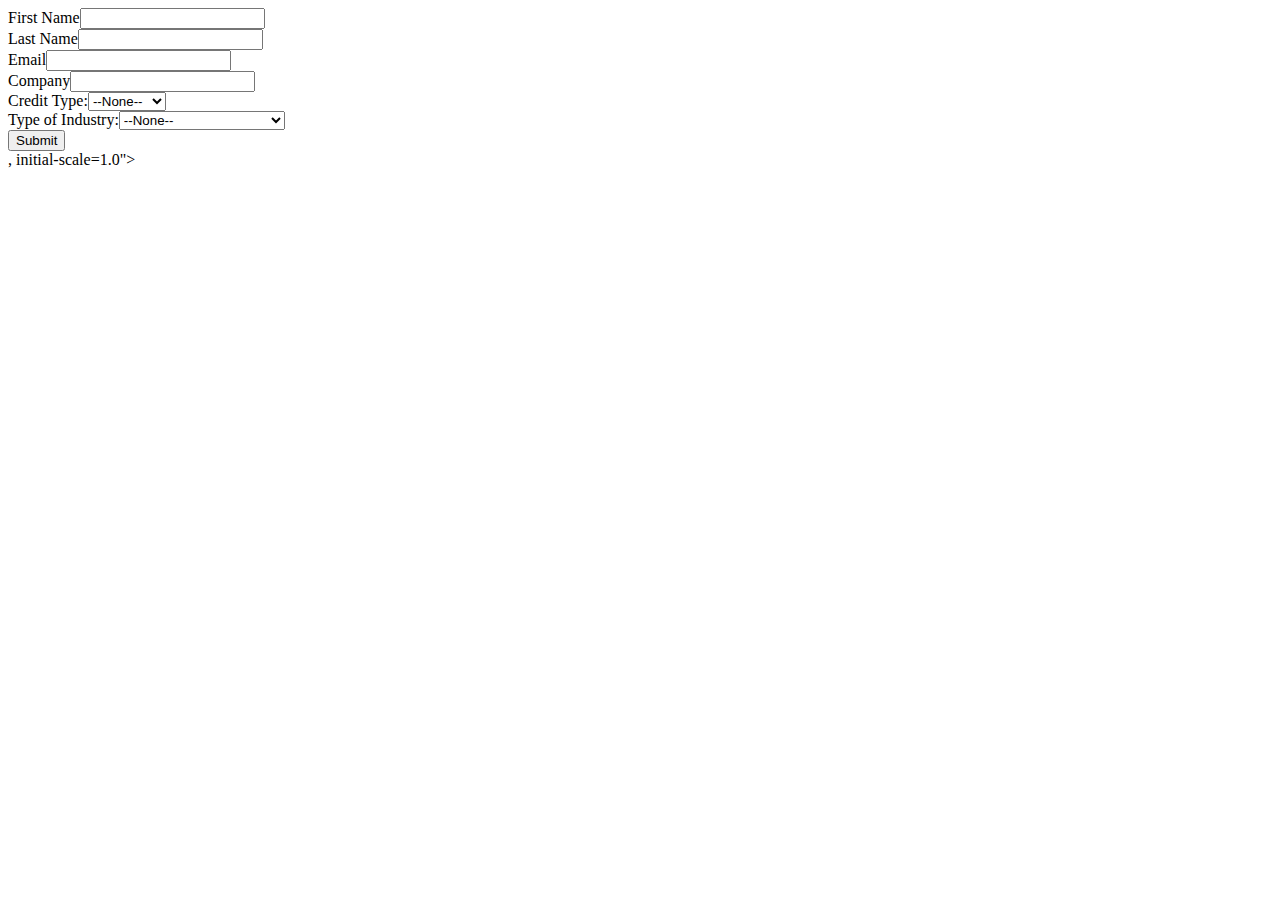
<file: bk.html>
<!DOCTYPE html>
<html lang="en">
	<head>
		<meta charset="UTF-8" />
		<meta name="viewport" content="width=
		<!--  ----------------------------------------------------------------------  -->
		<!--  NOTE: Please add the following <META> element to your page <HEAD>.      -->
		<!--  If necessary, please modify the charset parameter to specify the        -->
		<!--  character set of your HTML page.                                        -->
		<!--  ----------------------------------------------------------------------  -->

		<meta http-equiv="Content-type" content="text/html; charset=UTF-8" />

		<!--  ----------------------------------------------------------------------  -->
		<!--  NOTE: Please add the following <FORM> element to your page.             -->
		<!--  ----------------------------------------------------------------------  -->

		<form
			action="https://webto.salesforce.com/servlet/servlet.WebToLead?encoding=UTF-8&orgId=00DF9000000ePHq"
			method="POST"
		>
			<input type="hidden" name="oid" value="00DF9000000ePHq" />
			<input
				type="hidden"
				name="retURL"
				value="https://airafactoring.co.th/en/"
			/>

			<!--  ----------------------------------------------------------------------  -->
			<!--  NOTE: These fields are optional debugging elements. Please uncomment    -->
			<!--  these lines if you wish to test in debug mode.                          -->
			<!--  <input type="hidden" name="debug" value=1>                              -->
			<!--  <input type="hidden" name="debugEmail"                                  -->
			<!--  value="pnanthatchaphon@terrasky.co.th">                                 -->
			<!--  ----------------------------------------------------------------------  -->

			<label for="first_name">First Name</label
			><input
				id="first_name"
				maxlength="40"
				name="first_name"
				size="20"
				type="text"
			/><br />

			<label for="last_name">Last Name</label
			><input
				id="last_name"
				maxlength="80"
				name="last_name"
				size="20"
				type="text"
			/><br />

			<label for="email">Email</label
			><input
				id="email"
				maxlength="80"
				name="email"
				size="20"
				type="text"
			/><br />

			<label for="company">Company</label
			><input
				id="company"
				maxlength="40"
				name="company"
				size="20"
				type="text"
			/><br />

			Credit Type:<select
				id="00NF9000007uCXs"
				name="00NF9000007uCXs"
				title="Credit Type"
			>
				<option value="">--None--</option>
				<option value="Factoring">Factoring</option>
				<option value="Loan">Loan</option></select
			><br />

			Type of Industry:<select
				id="00NF9000007uIvr"
				name="00NF9000007uIvr"
				title="Type of Industry"
			>
				<option value="">--None--</option>
				<option value="Auto Parts">Auto Parts</option>
				<option value="Chemical">Chemical</option>
				<option value="Clothing">Clothing</option>
				<option value="Computer Equipment">Computer Equipment</option>
				<option value="Construction">Construction</option>
				<option value="Electronics">Electronics</option>
				<option value="Equipment Maintenance">
					Equipment Maintenance
				</option>
				<option value="Food_Beverage">Food &amp; Beverage</option>
				<option value="Import and Export">Import and Export</option>
				<option value="Interior Design">Interior Design</option>
				<option value="IT Retail">IT Retail</option>
				<option value="Labor Services">Labor Services</option>
				<option value="Machinery">Machinery</option>
				<option value="Maintenance">Maintenance</option>
				<option value="Manufacturing">Manufacturing</option>
				<option value="Marketing">Marketing</option>
				<option value="Media">Media</option>
				<option value="Petrol">Petrol</option>
				<option value="Plastic">Plastic</option>
				<option value="Printing">Printing</option>
				<option value="Retail">Retail</option>
				<option value="Rubber">Rubber</option>
				<option value="Security devices">Security devices</option>
				<option value="Souvenir">Souvenir</option>
				<option value="Telecommunications">Telecommunications</option>
				<option value="Textile">Textile</option>
				<option value="Trading">Trading</option>
				<option value="Transportation">Transportation</option></select
			><br />

			<input type="submit" name="submit" />
		</form>
		, initial-scale=1.0">
		<title>Document</title>
	</head>
	<body></body>
</html>
</file>
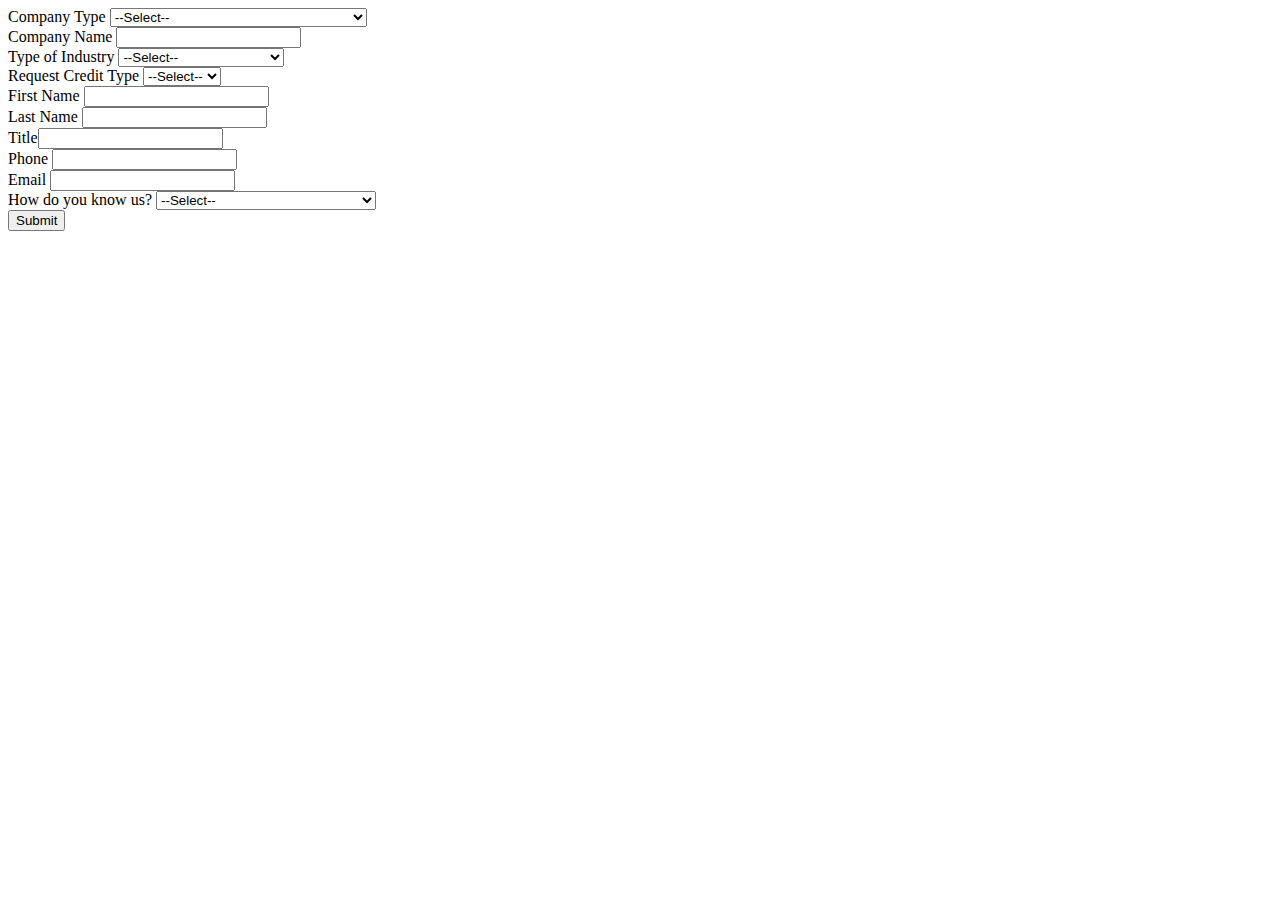
<file: bk2.html>
<!DOCTYPE html>
<html lang="en">
	<head>
		<meta charset="UTF-8" />
		<meta name="viewport" content="width=device-width, initial-scale=1.0" />
		<title>Document</title>
	</head>
	<body>
		<form
			class="p-3"
			action="https://webto.salesforce.com/servlet/servlet.WebToLead?encoding=UTF-8&orgId=00DF9000000ePHq"
			method="POST"
		>
			<input type="hidden" name="oid" value="00DF9000000ePHq" />
			<input
				type="hidden"
				name="retURL"
				value="https://airafactoring.co.th/en/"
			/>
			<div class="mb-3">
				<label for="exampleInputCompanytype" class="form-label"
					>Company Type</label
				>
				<select
					id="00N5i00000UNb0Y"
					name="00N5i00000UNb0Y"
					title="Company Type"
					class="form-select"
				>
					<option value="">--Select--</option>
					<option value="Company Limited (Co., Ltd.)">
						Company Limited (Co., Ltd.)
					</option>
					<option value="Partnership Limited (Part., Ltd.)">
						Partnership Limited (Part., Ltd.)
					</option>
					<option value="Public Company Limited (Pub Co., Ltd.)">
						Public Company Limited (Pub Co., Ltd.)
					</option>
				</select>
			</div>
			<div class="mb-3">
				<label for="exampleInputCompanyName" class="form-label"
					>Company Name</label
				>
				<input
					id="company"
					maxlength="30"
					name="company"
					size="20"
					type="text"
					class="form-control"
				/>
			</div>
			<div class="mb-3">
				<label for="Type_of_Industry__c" class="form-label"
					>Type of Industry</label
				>
				<select
					id="00NF9000007uIvr"
					name="00NF9000007uIvr"
					title="Type of Industry"
					class="form-select"
				>
					<option value="">--Select--</option>
					<option value="Auto Parts">Auto Parts</option>
					<option value="Chemical">Chemical</option>
					<option value="Clothing">Clothing</option>
					<option value="Computer Equipment">
						Computer Equipment
					</option>
					<option value="Construction">Construction</option>
					<option value="Electronics">Electronics</option>
					<option value="Equipment Maintenance">
						Equipment Maintenance
					</option>
					<option value="Food_Beverage">Food &amp; Beverage</option>
					<option value="Import and Export">Import and Export</option>
					<option value="Interior Design">Interior Design</option>
					<option value="IT Retail">IT Retail</option>
					<option value="Labor Services">Labor Services</option>
					<option value="Machinery">Machinery</option>
					<option value="Maintenance">Maintenance</option>
					<option value="Manufacturing">Manufacturing</option>
					<option value="Marketing">Marketing</option>
					<option value="Media">Media</option>
					<option value="Petrol">Petrol</option>
					<option value="Plastic">Plastic</option>
					<option value="Printing">Printing</option>
					<option value="Retail">Retail</option>
					<option value="Rubber">Rubber</option>
					<option value="Security devices">Security devices</option>
					<option value="Souvenir">Souvenir</option>
					<option value="Telecommunications">
						Telecommunications
					</option>
					<option value="Textile">Textile</option>
					<option value="Trading">Trading</option>
					<option value="Transportation">Transportation</option>
				</select>
			</div>
			<div class="mb-3">
				<label for="Credit_Type__c">Request Credit Type</label>
				<select
					id="00NF9000007uCXs"
					name="00NF9000007uCXs"
					title="Request Credit Type"
					class="form-select"
				>
					<option value="">--Select--</option>
					<option value="Factoring">Factoring</option>
					<option value="Loan	">Loan</option>
				</select>
			</div>
			<div class="mb-3">
				<label for="first_name" class="form-label">First Name</label>
				<input
					id="first_name"
					maxlength="40"
					name="first_name"
					size="20"
					type="text"
					class="form-control"
				/>
			</div>
			<div class="mb-3">
				<label for="last_name" class="form-label">Last Name</label>
				<input
					id="last_name"
					maxlength="80"
					name="last_name"
					size="20"
					type="text"
					class="form-control"
				/>
			</div>
			<div class="mb-3">
				<label for="title" class="form-label">Title</label
				><input
					id="title"
					maxlength="40"
					name="title"
					size="20"
					type="text"
					class="form-control"
				/>
			</div>

			<div class="mb-3">
				<label for="phone" class="form-label">Phone</label>
				<input
					id="phone"
					maxlength="40"
					name="phone"
					size="20"
					type="text"
					class="form-control"
				/>
			</div>
			<div class="mb-3">
				<label for="email" class="form-label">Email</label>
				<input
					id="email"
					maxlength="80"
					name="email"
					size="20"
					type="text"
					class="form-control"
				/>
			</div>
			<div class="mb-3">
				<label for="source">How do you know us?</label>
				<select
					id="00N5i00000UNjNz"
					name="00N5i00000UNjNz"
					title="How do you know us?"
					class="form-select"
				>
					<option value="">--Select--</option>
					<option value="Facebook">Facebook</option>
					<option value="Google Ads">Google Ads</option>
					<option value="Website">Website</option>
					<option value="Line OA">Line OA</option>
					<option value="Recommended by acquaintances">
						Recommended by acquaintances
					</option>
				</select>
			</div>
			<button type="submit" class="btn btn-primary">Submit</button>
		</form>
	</body>
</html>
</file>
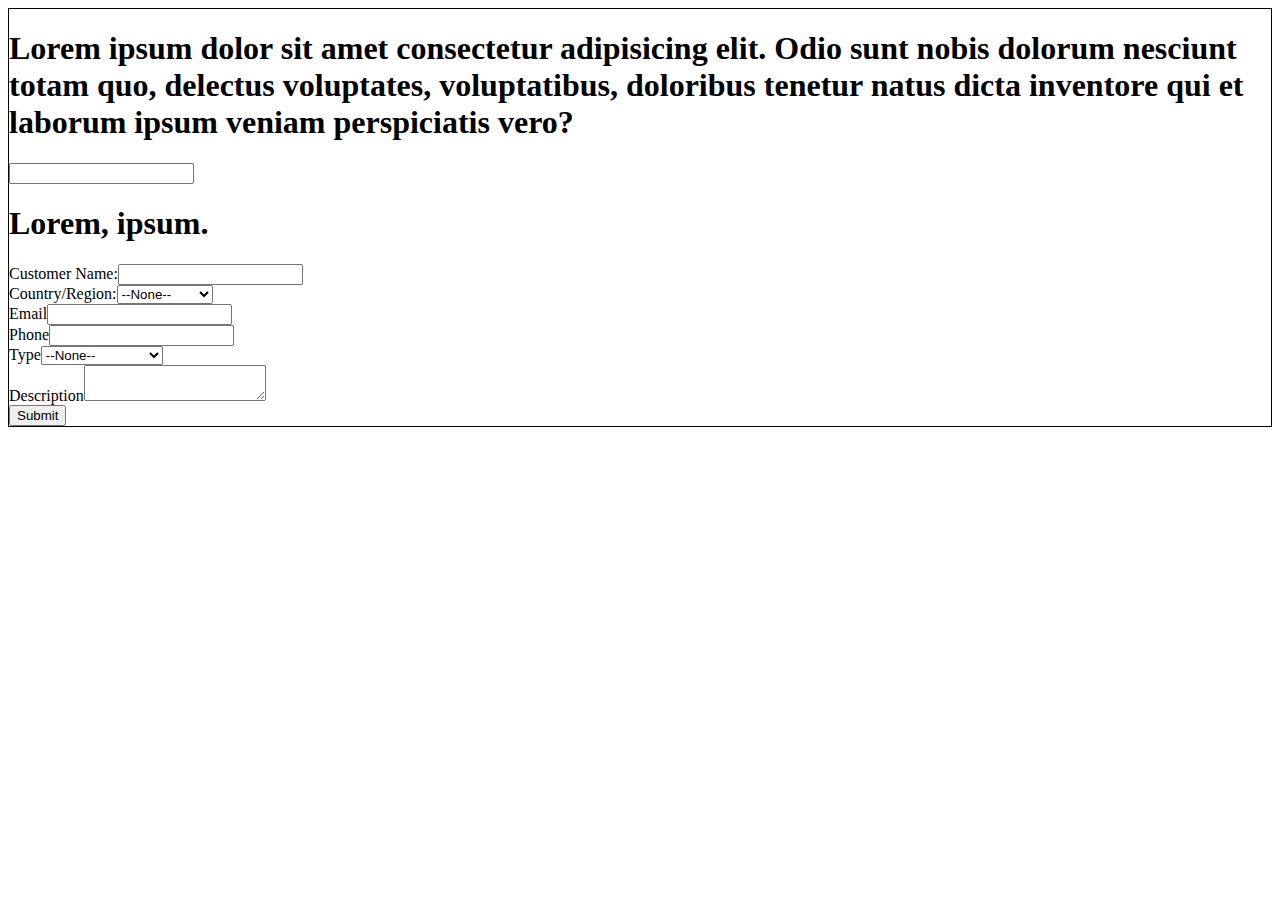
<file: landing.html>
<!DOCTYPE html>
<html lang="en">
	<head>
		<meta charset="UTF-8" />
		<meta name="viewport" content="width=device-width, initial-scale=1.0" />
		<title>Document</title>
	</head>
	<body>
		<div style="border: 1px solid">
			<form
				action="https://webto.salesforce.com/servlet/servlet.WebToCase?encoding=UTF-8&orgId=00DIS000000HQjG"
				method="POST"
			>
				<input type="hidden" name="orgid" value="00DIS000000HQjG" />
				<input type="hidden" name="retURL" value="http://google.com" />

				<h1>
					Lorem ipsum dolor sit amet consectetur adipisicing elit.
					Odio sunt nobis dolorum nesciunt totam quo, delectus
					voluptates, voluptatibus, doloribus tenetur natus dicta
					inventore qui et laborum ipsum veniam perspiciatis vero?
				</h1>
				<input
					id="00NIS000000i2jX"
					nmaxlength="255"
					name="00NIS000000i2jX"
					size="20"
					type="text"
				/>
				<h1>Lorem, ipsum.</h1>
				Customer Name:<input
					id="00NIS000000i2jX"
					maxlength="255"
					name="00NIS000000i2jX"
					size="20"
					type="text"
				/><br />

				Country/Region:<select
					id="00NIS000000i2eI"
					name="00NIS000000i2eI"
					title="Country/Region"
				>
					<option value="">--None--</option>
					<option value="ไทย">ไทย</option>
					<option value="International">International</option></select
				><br />

				<label for="email">Email</label
				><input
					id="email"
					maxlength="80"
					name="email"
					size="20"
					type="text"
				/><br />

				<label for="phone">Phone</label
				><input
					id="phone"
					maxlength="40"
					name="phone"
					size="20"
					type="text"
				/><br />

				<label for="type">Type</label
				><select id="type" name="type">
					<option value="">--None--</option>
					<option value="Problem">Problem</option>
					<option value="Feature Request">Feature Request</option>
					<option value="Question">Question</option></select
				><br />

				<label for="description">Description</label
				><textarea name="description"></textarea><br />

				<input type="submit" name="submit" />
			</form>
		</div>
	</body>
</html>
</file>
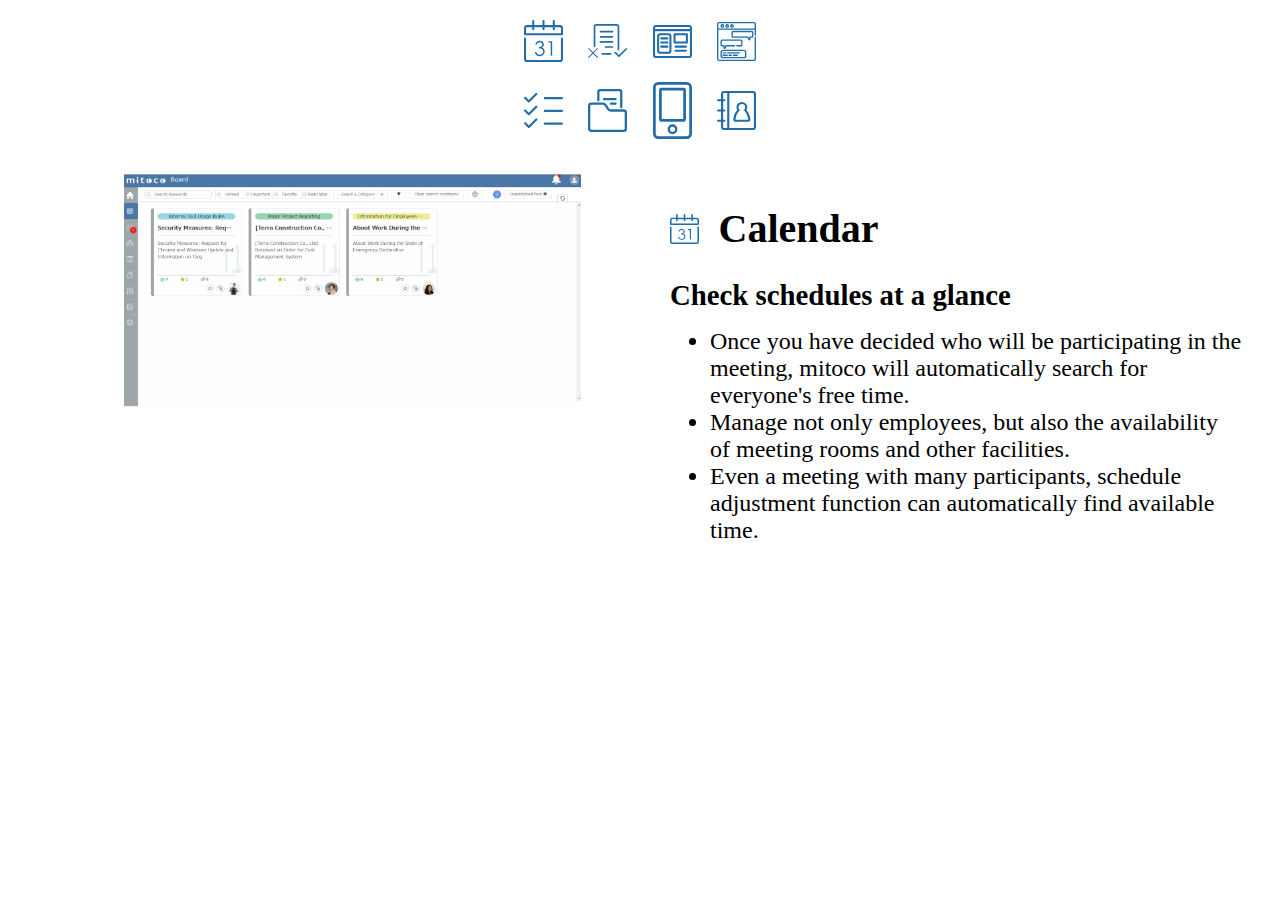
<file: test.html>
<!DOCTYPE html>
<html lang="en">
	<head>
		<meta charset="UTF-8" />
		<meta name="viewport" content="width=device-width, initial-scale=1.0" />
		<title>Responsive Flex Blocks</title>
		<link rel="stylesheet" href="mitoco_style_v1.css" />
	</head>
	<body>
		<div class="container-icon">
			<img
				src="image/mitoco_image/mitoco_calendar_icon.svg"
				alt="Icon 1"
			/>
			<img
				src="image/mitoco_image/mitoco_workflow_icon.svg"
				alt="Icon 2"
			/>
			<img
				src="image/mitoco_image/mitoco_bulletinboard_icon.svg"
				alt="Icon 3"
			/>
			<img src="image/mitoco_image/mitoco_talk_icon.svg" alt="Icon 4" />
		</div>
		<div class="container-icon">
			<img src="image/mitoco_image/mitoco_todo_icon.svg" alt="Icon 5" />
			<img
				src="image/mitoco_image/mitoco_document_icon.svg"
				alt="Icon 6"
			/>
			<img src="image/mitoco_image/mitoco_mobile_icon.svg" alt="Icon 7" />
			<img
				src="image/mitoco_image/mitoco_address_icon.svg"
				alt="Icon 8"
			/>
		</div>
		<div class="flex-container">
			<div class="block mitoco_block">
				<img
					src="image/mitoco_image/mitoco_bulletin_board.jpg"
					alt="Your Image"
					class="mitoco_imgv1"
				/>
			</div>
			<div class="block">
				<div class="block-content">
					<img
						src="image/mitoco_image/mitoco_calendar_icon.svg"
						alt="Icon"
						class="icon"
					/>
					<div></div>
					<h1 class="header_fontv1">Calendar</h1>
					<div>
						<span class="subheadv1"
							>Check schedules at a glance</span
						>
						<ul class="a">
							<li class="mitoco_detail">
								Once you have decided who will be participating
								in the meeting, mitoco will automatically search
								for everyone's free time.
							</li>
							<li class="mitoco_detail">
								Manage not only employees, but also the
								availability of meeting rooms and other
								facilities.
							</li>
							<li class="mitoco_detail">
								Even a meeting with many participants, schedule
								adjustment function can automatically find
								available time.
							</li>
						</ul>
					</div>
				</div>
			</div>
		</div>
	</body>
</html>
</file>
<file: mitoco_style_v1.css>
.mitoco_imgv1 {
	padding-left: 10%;
	margin: 1% 5% 5% 5%;
	width: 80%;
	height: 50%;
}

.container {
	display: flex;
}

.header_fontv1 {
	font-size: 2.5em !important;
}

.flex-container {
	display: flex;
	flex-wrap: wrap; /* Allow flex items to wrap to next line */
}

.block {
	flex: 1 1 100%; /* Each block takes up equal space initially, but can shrink and grow */
	padding: 20px;
	/* padding-left: 100px;
	padding-right: 100px; */
	/* border: 1px solid #ccc; */
	box-sizing: border-box; /* Include padding and border in element's total width */
}

.block img {
	max-width: 100%; /* Ensure the image doesn't exceed its container */
	height: auto; /* Maintain aspect ratio */
}

.block-content {
	margin-top: 10px;
	display: flex; /* Display contents in a flex layout */
	flex-wrap: wrap; /* Allow content to wrap within block */
	align-items: center; /* Center align items vertically */
}

.icon {
	margin-right: 20px; /* Add some spacing between icon and details */
	width: 10%; /* Adjust the width of the icon */
	height: auto; /* Automatically adjust height while maintaining aspect ratio */
	display: inline-block; /* Display as inline-block */
}

h1 {
	display: inline-block; /* Display as inline-block */
}

@media (min-width: 768px) {
	.block {
		flex-basis: calc(
			50% - 40px
		); /* Each block takes up half the container width minus margins */
		margin: 10px; /* Add margin between blocks */
	}
	.icon {
		width: 5%; /* Adjust the width of the icon for larger screens */
	}
}

@media (max-width: 767px) {
	.icon {
		width: 30px; /* Adjust the width of the icon for smaller screens */
		margin-right: 10px; /* Adjust spacing between icon and details */
	}
}

/* .circle {
	align-items: center;
	border: 1px solid #216ca9;
	border-radius: 50%;
	display: flex;
	justify-content: center;
	height: 48px;
	width: 48px;
	max-width: 100%;
} */

ul.a {
	list-style-position: outside;
}
.mitoco_detail {
	font-size: 1.5rem;
}
.subheadv1 {
	font-size: 1.8rem !important;
	font-weight: bold !important;
}

.container-icon {
	display: flex;
	justify-content: center;
	align-items: center;
	margin-top: 20px; /* Adjust the margin as needed */
	text-align: center; /* To center the images horizontally */
}

.container-icon img {
	margin: 0 1%; /* Adjust spacing between images */
	width: 3.1%;
	height: 3.1%;
}
</file>
